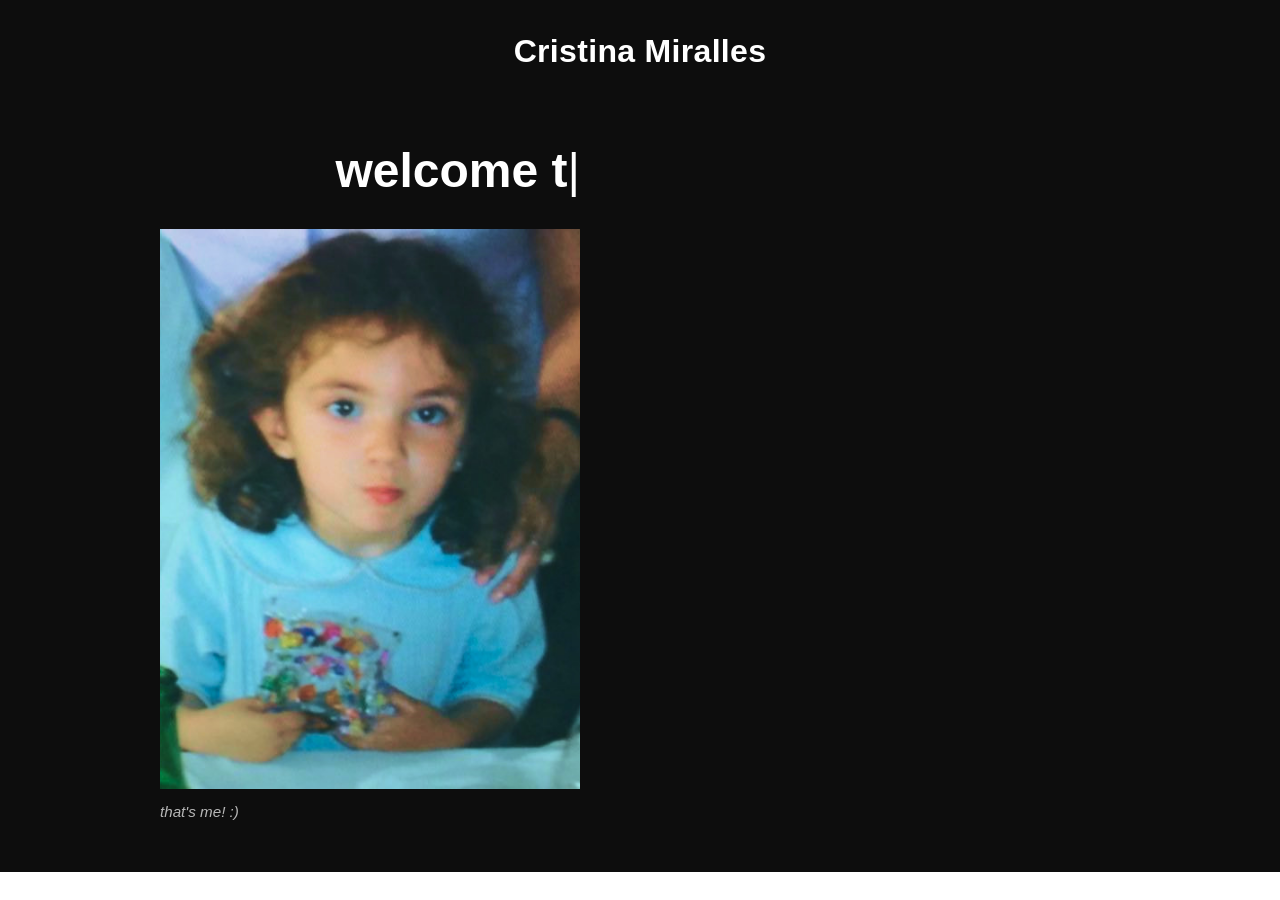
<file: index.html>
<!DOCTYPE html>
<html lang="es">
<head>
  <meta charset="UTF-8">
  <meta name="viewport" content="width=device-width, initial-scale=1.0">
  <title>Portfolio Cristina Miralles</title>

  <!-- Fontshare: Switzer -->
  <link rel="preconnect" href="https://api.fontshare.com">
  <link href="https://api.fontshare.com/v2/css?f[]=switzer@400,500,700,800&display=swap" rel="stylesheet">

  <!-- Bootstrap 5 CSS (CDN) -->
  <link href="https://cdn.jsdelivr.net/npm/bootstrap@5.3.3/dist/css/bootstrap.min.css" rel="stylesheet">

  <!-- Nuestro CSS propio: siempre después de Bootstrap para poder sobreescribirlo -->
  <link href="css/styles.css" rel="stylesheet">
</head>
<body>
  <!-- ============ HEADER FIJO (se repite en toda la web) ============ -->
  <header class="site-header site-header--dark">
    <a href="index.html" class="site-title-link">
      <h1 class="site-title">Cristina Miralles</h1>
    </a>
  </header>
<main>
  <section id="home" class="section-home">
    <div class="container-fluid">
      <div class="row align-items-center home-row">
        <div class="col-md-6 home-photo-col text-md-end pe-md-5">
          <h2 class="home-title">
            <span id="typewriter-text"></span><span id="typewriter-cursor">|</span>
          </h2>
          <div class="home-photo-wrapper">
            <img src="img/cris-peque.jpg" alt="Foto de Cristina Miralles" class="home-photo-image">
            <span class="home-note text-start">that's me! :)</span>
          </div>
        </div>
        <div class="col-md-6 home-text-col ps-md-5">
          <nav class="home-nav">
            <a href="ux-ui-design.html" class="home-nav-link">ux/ui design <span class="arrow">→</span></a>
            <a href="graphic-design.html" class="home-nav-link">graphic design <span class="arrow">→</span></a>
            <a href="about.html" class="home-nav-link">about me <span class="arrow">→</span></a>
          </nav>
        </div>
      </div>
    </div>
  </section>
</main>
  <!-- Bootstrap JS bundle (incluye Popper) -->
  <script src="https://cdn.jsdelivr.net/npm/bootstrap@5.3.3/dist/js/bootstrap.bundle.min.js"></script>
  <!-- Nuestro JS propio, para las animaciones -->
  <script src="js/script.js"></script>
</body>
</html>
</file>
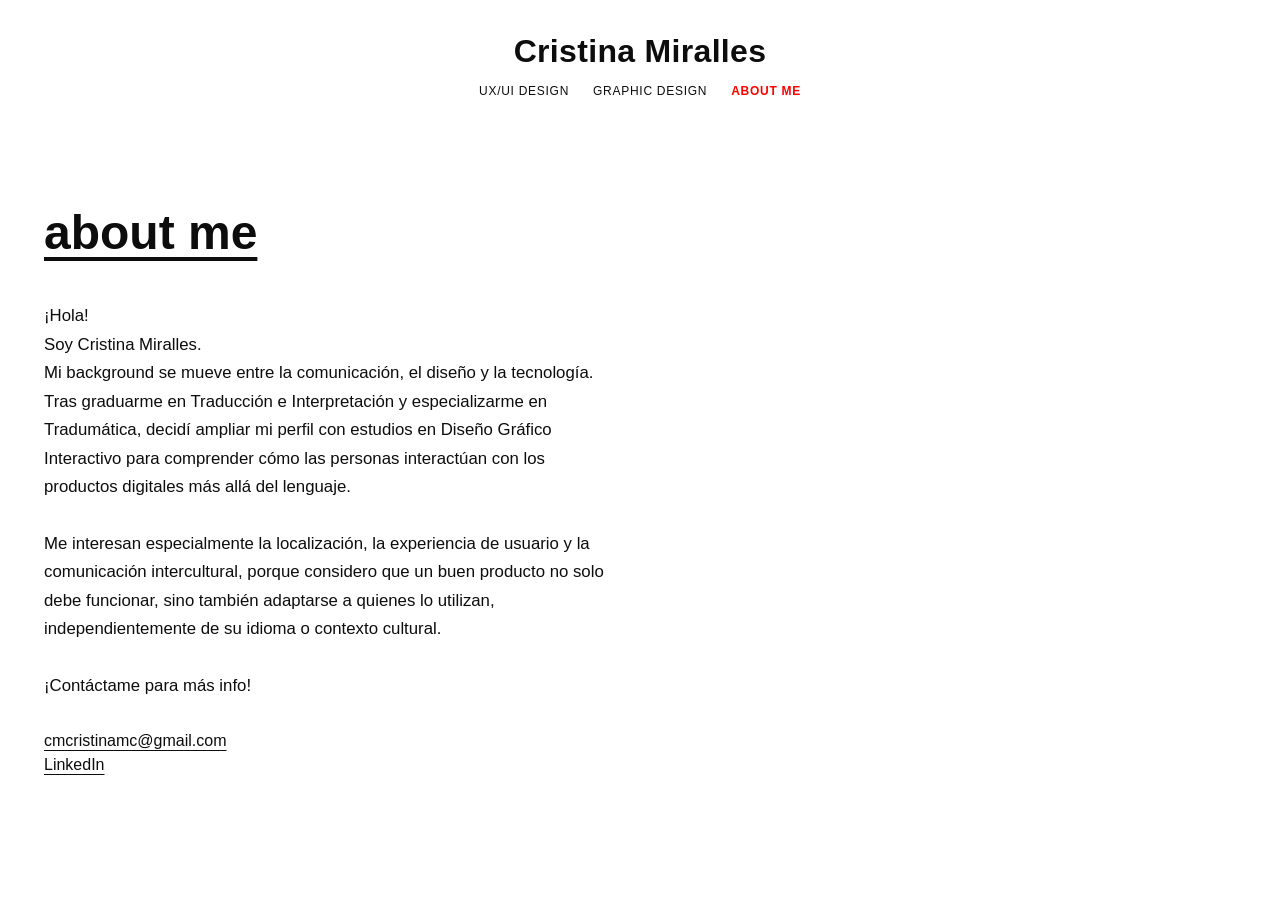
<file: about.html>
<!DOCTYPE html>
<html lang="es">
<head>
  <meta charset="UTF-8">
  <meta name="viewport" content="width=device-width, initial-scale=1.0">
  <title>About Me — Cristina Miralles</title>

  <!-- Fontshare: Switzer (alternativa gratuita a LL Unica77, uso comercial libre) -->
  <link rel="preconnect" href="https://api.fontshare.com">
  <link href="https://api.fontshare.com/v2/css?f[]=switzer@400,500,600,700,800&display=swap" rel="stylesheet">

  <!-- Bootstrap 5 CSS (CDN) -->
  <link href="https://cdn.jsdelivr.net/npm/bootstrap@5.3.3/dist/css/bootstrap.min.css" rel="stylesheet">

  <!-- Nuestro CSS propio: siempre después de Bootstrap para poder sobreescribirlo -->
  <link href="css/styles.css" rel="stylesheet">
</head>
<body>

  <!-- ============ HEADER FIJO (se repite en toda la web) ============ -->
  <header class="site-header">
    <a href="index.html" class="site-title-link">
      <h1 class="site-title">Cristina Miralles</h1>
    </a>
    <nav class="site-nav">
      <a href="ux-ui-design.html" class="site-nav-link">ux/ui design</a>
      <a href="graphic-design.html" class="site-nav-link">graphic design</a>
      <a href="about.html" class="site-nav-link is-current">about me</a>
    </nav>
  </header>

  <main>
    <!-- ============ SECCIÓN: ABOUT ME ============ -->
    <section id="about" class="section-about">
      <div class="container-fluid section-inner">
        <h2 class="section-title">about me</h2>

        <div class="about-content">
          <p class="about-text fade-in-up">¡Hola!<br>Soy Cristina Miralles.<br>Mi background se mueve entre la comunicación, el diseño y la tecnología. Tras graduarme en Traducción e Interpretación y especializarme en Tradumática, decidí ampliar mi perfil con estudios en Diseño Gráfico Interactivo para comprender cómo las personas interactúan con los productos digitales más allá del lenguaje.</p>

          <p class="about-text fade-in-up">Me interesan especialmente la localización, la experiencia de usuario y la comunicación intercultural, porque considero que un buen producto no solo debe funcionar, sino también adaptarse a quienes lo utilizan, independientemente de su idioma o contexto cultural.</p>

          <p class="about-text fade-in-up">¡Contáctame para más info!</p>

          <p class="about-contact fade-in-up">
            <a href="mailto:cmcristinamc@gmail.com">cmcristinamc@gmail.com</a><br>
            <a href="https://www.linkedin.com/in/cristina-miralles/" class="about-linkedin">LinkedIn</a>
          </p>
        </div>
      </div>
    </section>
  </main>

  <!-- Bootstrap JS bundle (incluye Popper) -->
  <script src="https://cdn.jsdelivr.net/npm/bootstrap@5.3.3/dist/js/bootstrap.bundle.min.js"></script>
  <!-- Nuestro JS propio, para las animaciones -->
  <script src="js/script.js"></script>
</body>
</html>
</file>
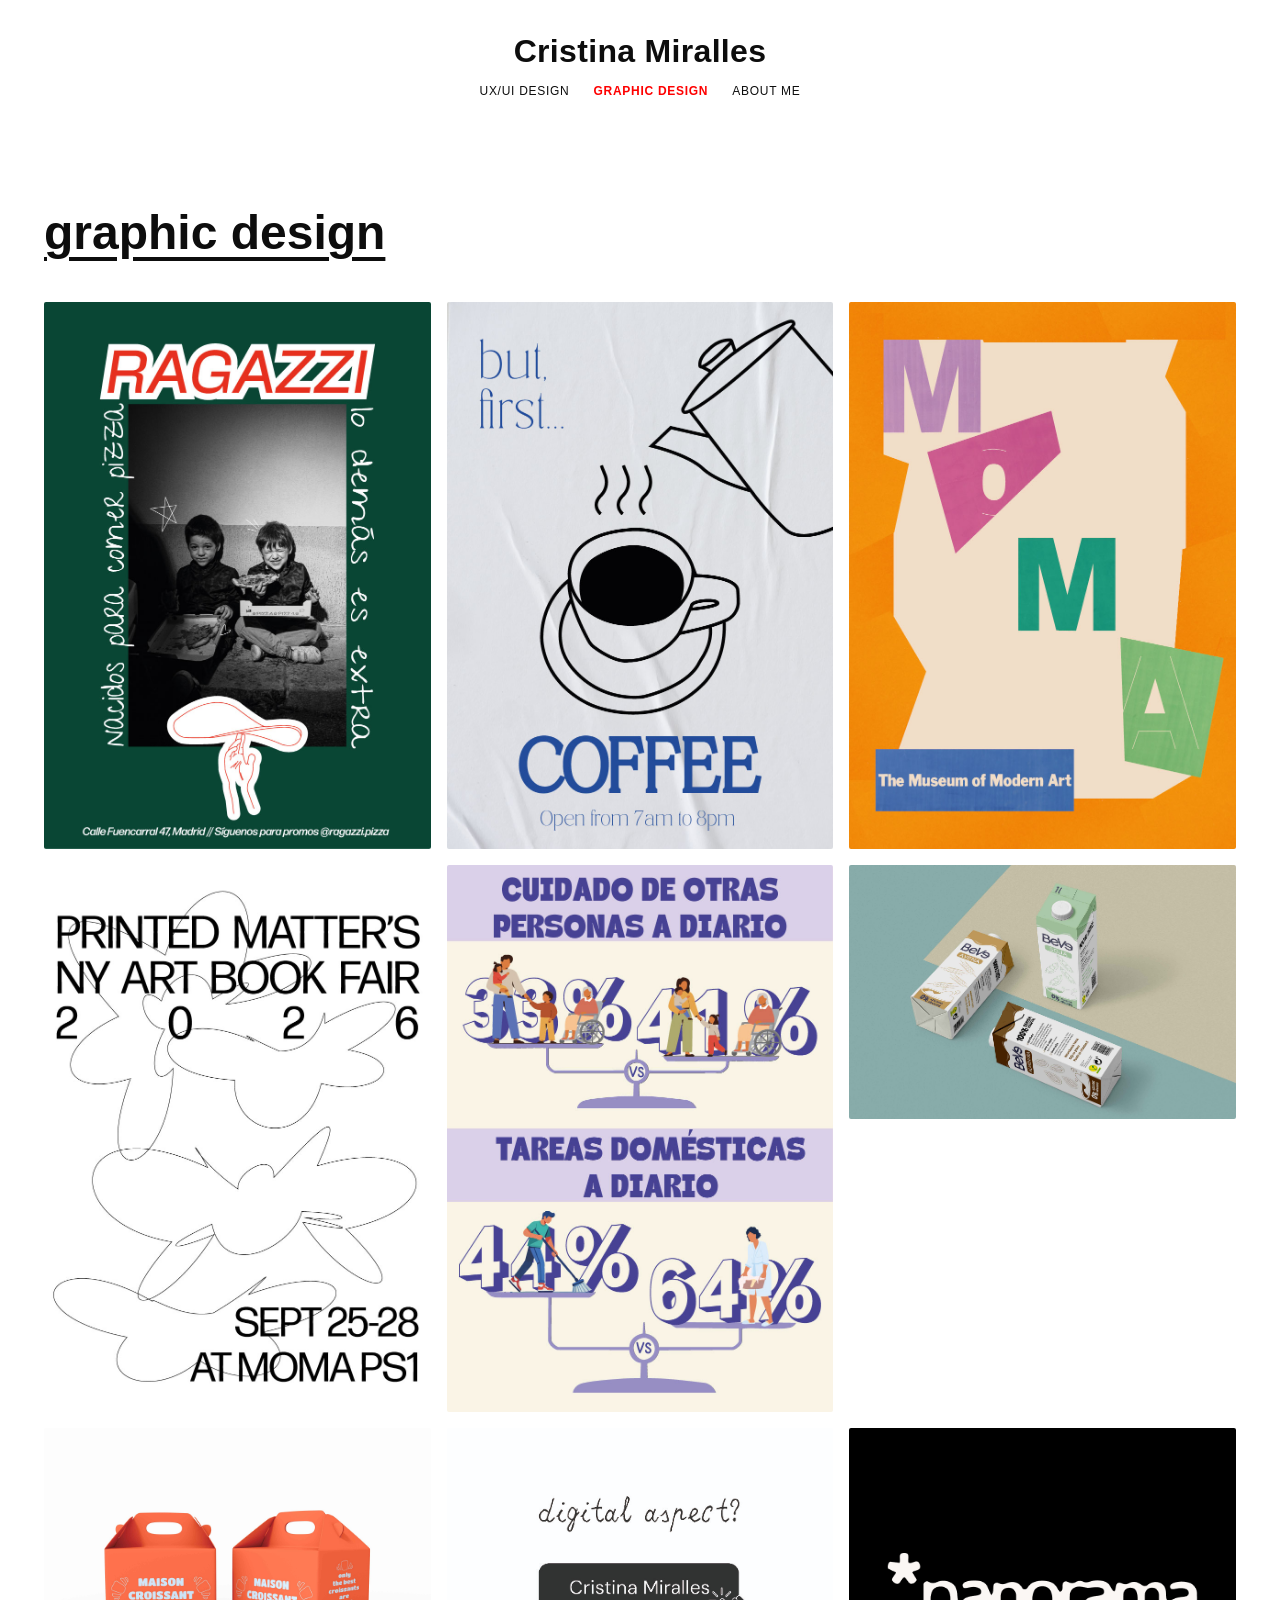
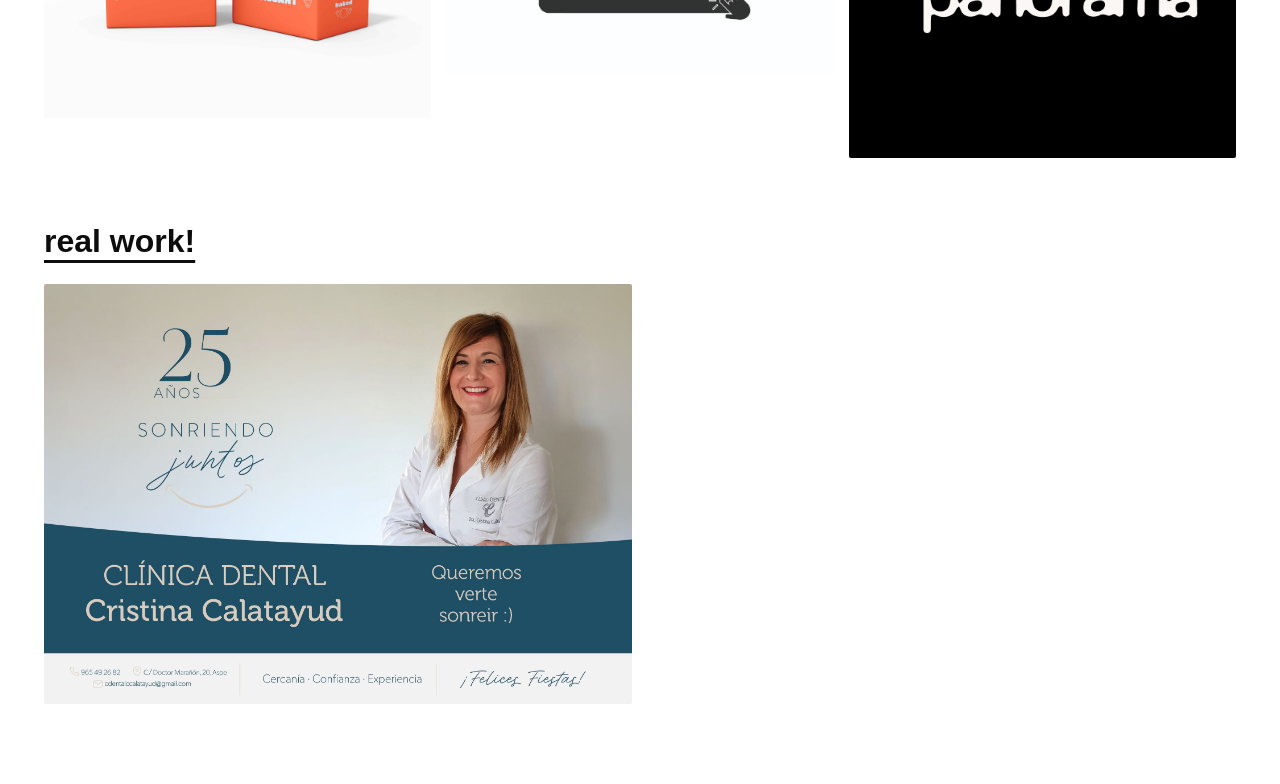
<file: graphic-design.html>
<!DOCTYPE html>
<html lang="es">
<head>
  <meta charset="UTF-8">
  <meta name="viewport" content="width=device-width, initial-scale=1.0">
  <title>Graphic Design — Cristina Miralles</title>

  <!-- Fontshare: Switzer -->
  <link rel="preconnect" href="https://api.fontshare.com">
  <link href="https://api.fontshare.com/v2/css?f[]=switzer@400,500,700,800&display=swap" rel="stylesheet">

  <!-- Bootstrap 5 CSS (CDN) -->
  <link href="https://cdn.jsdelivr.net/npm/bootstrap@5.3.3/dist/css/bootstrap.min.css" rel="stylesheet">

  <!-- Nuestro CSS propio: siempre después de Bootstrap para poder sobreescribirlo -->
  <link href="css/styles.css" rel="stylesheet">
</head>
<body>
  <!-- ============ HEADER FIJO (se repite en toda la web) ============ -->
  <header class="site-header">
    <a href="index.html" class="site-title-link">
      <h1 class="site-title">Cristina Miralles</h1>
    </a>
    <nav class="site-nav">
      <a href="ux-ui-design.html" class="site-nav-link">ux/ui design</a>
      <a href="graphic-design.html" class="site-nav-link is-current">graphic design</a>
      <a href="about.html" class="site-nav-link">about me</a>
    </nav>
  </header>
  <main>
    <!-- ============ SECCIÓN: GRAPHIC DESIGN ============ -->
    <section id="graphic-design" class="section-graphic">
      <div class="container-fluid section-inner">
        <h2 class="section-title">graphic design</h2>
<div class="row g-3 project-grid graphic-grid">
  <div class="col-6 col-md-4">
    <img src="img/graphic-design/RAGAZZI.jpg" alt="Ragazzi Poster Pizza Restaurant" class="img-fluid">
  </div>
  <div class="col-6 col-md-4">
    <img src="img/graphic-design/coffee-poster.jpg" alt="Coffee Poster Design" class="img-fluid">
  </div>
  <div class="col-6 col-md-4">
    <img src="img/graphic-design/MOMA.jpg" alt="MOMA Poster Design" class="img-fluid">
  </div>
  <div class="col-6 col-md-4">
    <img src="img/graphic-design/PRINTED-MATTERS.jpg" alt="Printed Matters Poster Design" class="img-fluid">
  </div>
  <div class="col-6 col-md-4">
    <img src="img/graphic-design/INFOGRAFIA.jpg" alt="Infografia Cuidados" class="img-fluid">
  </div>
  <div class="col-6 col-md-4">
    <img src="img/graphic-design/milk-packaging.jpg" alt="Milk Packaging Design" class="img-fluid">
  </div>
  <div class="col-6 col-md-4">
    <img src="img/graphic-design/MAISON-CROISSANT.jpg" alt="Croissant Packaging Design" class="img-fluid">
  </div>
  <div class="col-6 col-md-4">
    <img src="img/graphic-design/tarjeta-de-visita.jpg" alt="Tarjeta de visita Design" class="img-fluid">
  </div>
  <div class="col-6 col-md-4">
    <img src="img/graphic-design/panorama-logo.png" alt="Panorama Logo Design" class="img-fluid">
  </div>
</div>
        <!-- Subsección: real work! -->
        <div class="graphic-subsection">
          <h3 class="section-title section-title-sm">real work!</h3>
          <div class="row g-3 project-grid">
            <div class="col-12 col-md-6">
              <img src="img/graphic-design/ANUNCIO.jpg" alt="Real Work Example of an Ad" class="img-fluid">
            </div>
          </div>
        </div>
      </div>
    </section>
  </main>
  <!-- Bootstrap JS bundle (incluye Popper) -->
  <script src="https://cdn.jsdelivr.net/npm/bootstrap@5.3.3/dist/js/bootstrap.bundle.min.js"></script>
  <!-- Nuestro JS propio, para las animaciones -->
  <script src="js/script.js"></script>
</body>
</html>
</file>
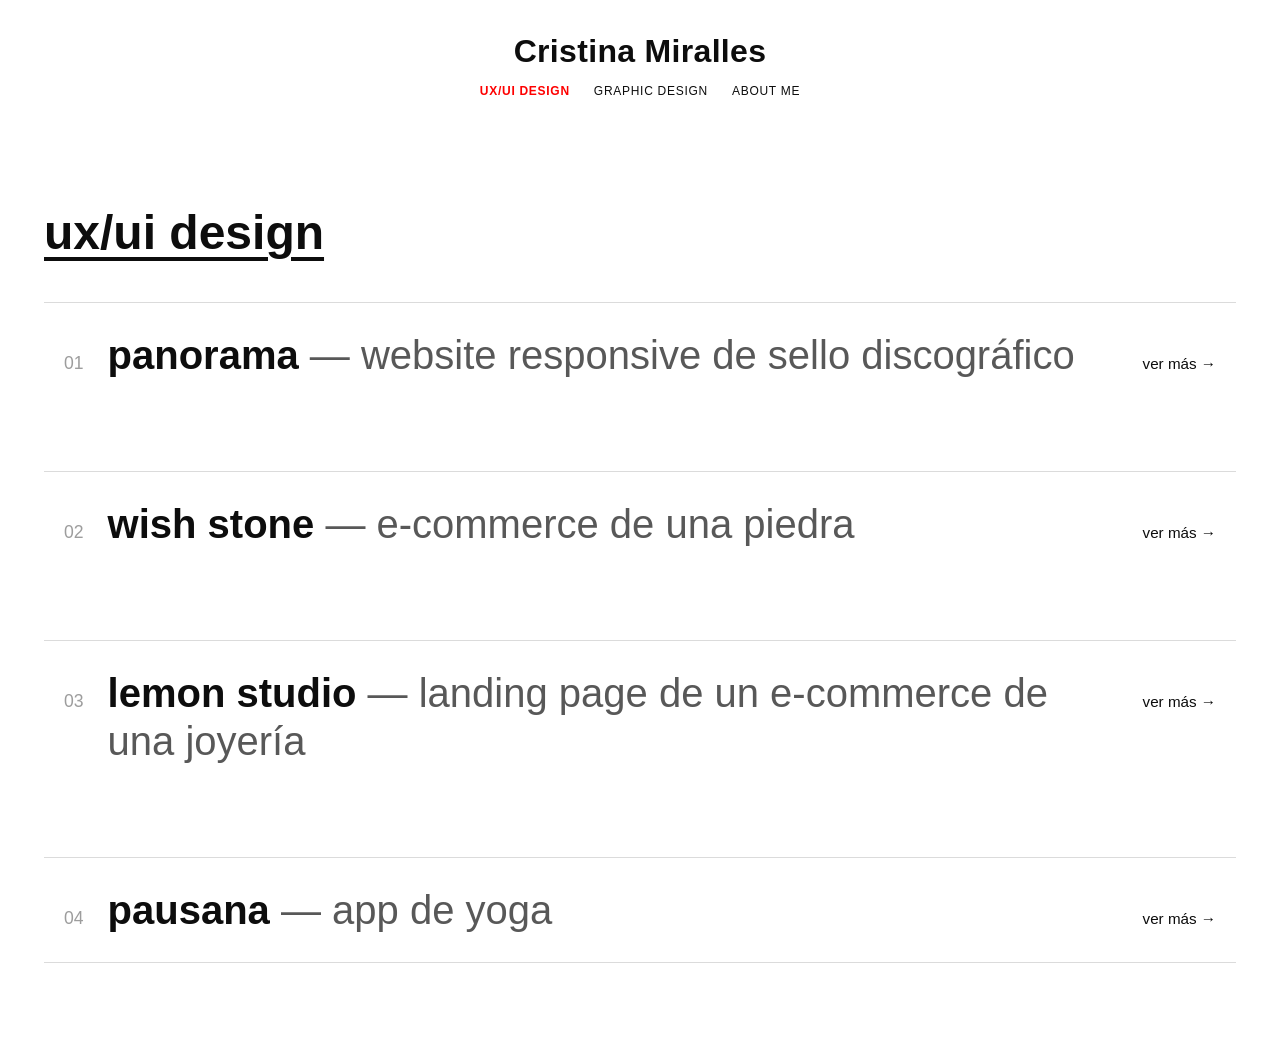
<file: ux-ui-design.html>
<!DOCTYPE html>
<html lang="es">
<head>
  <meta charset="UTF-8">
  <meta name="viewport" content="width=device-width, initial-scale=1.0">
  <title>UX/UI Design — Cristina Miralles</title>

  <!-- Fontshare: Switzer -->
  <link rel="preconnect" href="https://api.fontshare.com">
  <link href="https://api.fontshare.com/v2/css?f[]=switzer@400,500,700,800&display=swap" rel="stylesheet">

  <!-- Bootstrap 5 CSS (CDN) -->
  <link href="https://cdn.jsdelivr.net/npm/bootstrap@5.3.3/dist/css/bootstrap.min.css" rel="stylesheet">

  <!-- Nuestro CSS propio: siempre después de Bootstrap para poder sobreescribirlo -->
  <link href="css/styles.css" rel="stylesheet">
</head>
<body>

  <!-- ============ HEADER FIJO (se repite en toda la web) ============ -->
  <header class="site-header">
    <a href="index.html" class="site-title-link">
      <h1 class="site-title">Cristina Miralles</h1>
    </a>
    <nav class="site-nav">
      <a href="ux-ui-design.html" class="site-nav-link is-current">ux/ui design</a>
      <a href="graphic-design.html" class="site-nav-link">graphic design</a>
      <a href="about.html" class="site-nav-link">about me</a>
    </nav>
  </header>

  <main>
    <!-- ============ SECCIÓN: UX/UI DESIGN ============ -->
    <section id="ux-ui-design" class="section-uxui">
      <div class="container-fluid section-inner" id="ux-ui-accordion">
        <h2 class="section-title">ux/ui design</h2>

        <div class="project-list">

          <!-- Proyecto 1: Panorama -->
          <div class="project-block">
            <div class="project-row" data-bs-toggle="collapse" data-bs-target="#details-panorama"
                 role="button" tabindex="0" aria-expanded="false" aria-controls="details-panorama">
              <span class="project-index"></span>
              <h3 class="project-title">panorama <span class="project-desc">— website responsive de sello discográfico</span></h3>
              <span class="project-toggle-label">ver más <span class="arrow">→</span></span>
            </div>

            <div class="collapse project-details" id="details-panorama" data-bs-parent="#ux-ui-accordion">
              <div class="project-details-inner">

                <p class="process-note">Proyecto personal: ideado y desarrollado de principio a fin sin cliente real.</p>

                <div class="process-block">
                  <h4 class="process-step-title">Objetivo</h4>
                  <p class="process-step-text">Diseñar una web responsive para el sello discográfico Panorama que reflejara su identidad visual y facilitara el descubrimiento de música y artistas.</p>
                </div>

                <div class="process-block">
                  <h4 class="process-step-title">Proceso</h4>

                  <div class="process-step">
                    <h5 class="process-step-subtitle">Investigación</h5>
                    <div class="process-step-body">
                      <p class="process-step-text">Entrevistas a seguidores del sello para entender cómo descubren música nueva y qué esperan de una web de un sello independiente.</p>
                      <img class="process-step-image" src="img/ux-ui/investigacion-panorama.png" alt="Investigación del proyecto Panorama">
                    </div>
                  </div>

                  <div class="process-step">
                    <h5 class="process-step-subtitle">Benchmark</h5>
                    <div class="process-step-body">
                      <p class="process-step-text">Análisis de otras webs de sellos y tiendas de merchandising para identificar patrones de navegación y oportunidades de diferenciación visual.</p>
                    </div>
                  </div>

                  <div class="process-step">
                    <h5 class="process-step-subtitle">Wireframes</h5>
                    <div class="process-step-body process-step-body--image-only">
                      <img class="process-step-image" src="img/ux-ui/wireframes-panorama.png" alt="Wireframes del proyecto Panorama">
                    </div>
                  </div>

                  <div class="process-step">
                    <h5 class="process-step-subtitle">Prototipo</h5>
                    <div class="process-step-body">
                      <p class="process-step-text">Prototipo navegable en alta fidelidad para validar el flujo de compra antes de pasar a desarrollo.</p>
                      <img class="process-step-image" src="img/ux-ui/prototipo-panorama.png" alt="Prototipo del proyecto Panorama">
                    </div>
                  </div>
                </div>

                <div class="process-block">
                  <h4 class="process-step-title">Resultado</h4>
                  <a href="https://crismiralles.github.io/landing-page/" class="result-live-link" target="_blank" rel="noopener noreferrer">ver landing en vivo <span class="arrow">→</span></a>
                  <div class="row g-3 project-grid">
                    <div class="col-6 col-md-4">
                      <div class="image-sequence image-sequence--pc" data-folder="img/ux-ui/panorama/pc" data-prefix="pc" data-frames="9" data-ext="jpg" data-fps="2">
                        <img class="image-sequence-img" src="img/ux-ui/panorama/pc/pc-1.jpg" alt="Panorama en escritorio (secuencia animada)">
                        <span class="image-sequence-hint">
                          <span class="image-sequence-hint-hover">pasa el cursor para ver</span>
                          <span class="image-sequence-hint-touch">toca para reproducir</span>
                        </span>
                      </div>
                      <p class="image-sequence-label">PC</p>
                    </div>
                    <div class="col-6 col-md-4">
                      <div class="image-sequence image-sequence--tablet" data-folder="img/ux-ui/panorama/tablet" data-prefix="tablet" data-frames="11" data-ext="jpg" data-fps="2">
                        <img class="image-sequence-img" src="img/ux-ui/panorama/tablet/tablet-1.jpg" alt="Panorama en tablet (secuencia animada)">
                        <span class="image-sequence-hint">
                          <span class="image-sequence-hint-hover">pasa el cursor para ver</span>
                          <span class="image-sequence-hint-touch">toca para reproducir</span>
                        </span>
                      </div>
                      <p class="image-sequence-label">Tablet</p>
                    </div>
                    <div class="col-6 col-md-4">
                      <div class="image-sequence image-sequence--mobile" data-folder="img/ux-ui/panorama/movil" data-prefix="movil" data-frames="11" data-ext="jpg" data-fps="2">
                        <img class="image-sequence-img" src="img/ux-ui/panorama/movil/movil-1.jpg" alt="Panorama en móvil (secuencia animada)">
                        <span class="image-sequence-hint">
                          <span class="image-sequence-hint-hover">pasa el cursor para ver</span>
                          <span class="image-sequence-hint-touch">toca para reproducir</span>
                        </span>
                      </div>
                      <p class="image-sequence-label">Móvil</p>
                    </div>
                  </div>
                </div>

              </div>
            </div>
          </div>

          <!-- Proyecto 2: Wish Stone -->
          <div class="project-block">
            <div class="project-row" data-bs-toggle="collapse" data-bs-target="#details-wishstone"
                 role="button" tabindex="0" aria-expanded="false" aria-controls="details-wishstone">
              <span class="project-index"></span>
              <h3 class="project-title">wish stone <span class="project-desc">— e-commerce de una piedra</span></h3>
              <span class="project-toggle-label">ver más <span class="arrow">→</span></span>
            </div>

            <div class="collapse project-details" id="details-wishstone" data-bs-parent="#ux-ui-accordion">
              <div class="project-details-inner">

                <div class="process-block">
                  <h4 class="process-step-title">Objetivo</h4>
                  <p class="process-step-text">Crear un e-commerce minimalista alrededor de un único producto simbólico, donde la experiencia de compra transmitiera el mismo mensaje que el proporcionado al propio objeto.</p>
                </div>

                <div class="process-block">
                  <h4 class="process-step-title">Proceso</h4>

                  <div class="process-step">
                    <h5 class="process-step-subtitle">Investigación</h5>
                    <div class="process-step-body">
                      <p class="process-step-text">Estudio de e-commerces de producto único y de marcas que venden una experiencia más que un objeto, para entender qué recursos generan deseo sin necesitar catálogo.</p>
                    </div>
                  </div>

                  <div class="process-step">
                    <h5 class="process-step-subtitle">Público objetivo</h5>
                    <div class="process-step-body process-step-body--image-only">
                      <img class="process-step-image" src="img/ux-ui/publico-objetivo-wish-stone.png" alt="Público objetivo del proyecto Wish Stone">
                    </div>
                  </div>

                  <div class="process-step">
                    <h5 class="process-step-subtitle">Moodboard</h5>
                    <div class="process-step-body process-step-body--image-only">
                      <img class="process-step-image" src="img/ux-ui/moodboard-wish-stone.png" alt="Moodboard del proyecto Wish Stone">
                    </div>
                  </div>

                </div>

                <div class="process-block">
                  <h4 class="process-step-title">Resultado</h4>
                  <div class="row g-3 project-grid">
                    <div class="col-6 col-md-4"><img src="img/ux-ui/Home-wish-stone.png" alt="Home del e-commerce Wish Stone"></div>
                    <div class="col-6 col-md-4"><img src="img/ux-ui/Product-wish-stone.png" alt="Ficha de producto Wish Stone"></div>
                    <div class="col-6 col-md-4"><img src="img/ux-ui/Bag-wish-stone.png" alt="Carrito de Wish Stone"></div>
                    <div class="col-6 col-md-4"><img src="img/ux-ui/Payment-wish-stone.png" alt="Pago de Wish Stone"></div>
                    <div class="col-6 col-md-4"><img src="img/ux-ui/Delivery-wish-stone.png" alt="Entrega de Wish Stone"></div>
                    <div class="col-6 col-md-4"><img src="img/ux-ui/Contact-wish-stone.png" alt="Contacto de Wish Stone"></div>
                  </div>
                </div>

              </div>
            </div>
          </div>

          <!-- Proyecto 3: Lemon Studio -->
          <div class="project-block">
            <div class="project-row" data-bs-toggle="collapse" data-bs-target="#details-lemonstudio"
                 role="button" tabindex="0" aria-expanded="false" aria-controls="details-lemonstudio">
              <span class="project-index"></span>
              <h3 class="project-title">lemon studio <span class="project-desc">— landing page de un e-commerce de una joyería</span></h3>
              <span class="project-toggle-label">ver más <span class="arrow">→</span></span>
            </div>

            <div class="collapse project-details" id="details-lemonstudio" data-bs-parent="#ux-ui-accordion">
              <div class="project-details-inner">

                <div class="process-block">
                  <p class="process-step-text">Landing page para Lemon Studio, un estudio de joyería ficticio. Este proyecto se resolvió directamente en el diseño final, sin fases de investigación documentadas.</p>
                </div>

                <div class="process-block">
                  <h4 class="process-step-title">Resultado</h4>
                  <div class="row g-3 project-grid justify-content-center">
                    <div class="col-md-8"><img src="img/ux-ui/landing-lemon-studio.jpg" alt="Landing page de Lemon Studio"></div>
                  </div>
                </div>

              </div>
            </div>
          </div>

          <!-- Proyecto 4: Pausana -->
          <div class="project-block">
            <div class="project-row" data-bs-toggle="collapse" data-bs-target="#details-pausana"
                 role="button" tabindex="0" aria-expanded="false" aria-controls="details-pausana">
              <span class="project-index"></span>
              <h3 class="project-title">pausana <span class="project-desc">— app de yoga</span></h3>
              <span class="project-toggle-label">ver más <span class="arrow">→</span></span>
            </div>

            <div class="collapse project-details" id="details-pausana" data-bs-parent="#ux-ui-accordion">
              <div class="project-details-inner">

                <div class="process-block">
                  <h4 class="process-step-title">Objetivo</h4>
                  <p class="process-step-text">Diseñar una app de yoga que acompañe a las mujeres en su día a día, con recomendaciones personalizadas según su estado físico y hormonal.</p>
                </div>

                <div class="process-block">
                  <h4 class="process-step-title">Proceso</h4>

                  <div class="process-step">
                    <h5 class="process-step-subtitle">Investigación</h5>
                    <div class="process-step-body">
                      <p class="process-step-text">Se realizaron 5 user personas y 2 encuestas cuantitativas, aquí se muestran los resultados de esas encuestas.</p>
                      <div class="process-step-image-group">
                        <img src="img/ux-ui/encuesta-cuantitativa-pausana.png" alt="Resultados de la encuesta cuantitativa de Pausana">
                        <img src="img/ux-ui/customer-journey-map1.png" alt="Customer journey map 1 de Pausana">
                        <img src="img/ux-ui/customer-journey-map2.png" alt="Customer journey map 2 de Pausana">
                      </div>
                    </div>
                  </div>

                  <div class="process-step">
                    <h5 class="process-step-subtitle">Investigación</h5>
                    <div class="process-step-body">
                      <p class="process-step-text">Se realizó un card sorting y el resultado de la arquitectura de la información fue el siguiente mapa de navegación.</p>
                      <img class="process-step-image" src="img/ux-ui/mapa-navegacion-pausana.png" alt="Mapa de navegación de Pausana">
                    </div>
                  </div>

                  <div class="process-step">
                    <h5 class="process-step-subtitle">Benchmark</h5>
                    <div class="process-step-body">
                      <p class="process-step-text">Análisis de apps de bienestar y fitness para identificar buenas prácticas en la personalización de rutinas y el acompañamiento emocional.</p>
                    </div>
                  </div>

                  <div class="process-step">
                    <h5 class="process-step-subtitle">Wireframes</h5>
                    <div class="process-step-body process-step-body--image-only">
                      <img class="process-step-image" src="img/ux-ui/wireframes-pausana.png" alt="Wireframes de Pausana">
                    </div>
                  </div>

                </div>

                <div class="process-block">
                  <h4 class="process-step-title">Resultado</h4>
                  <div class="row g-3 project-grid">
                    <div class="col-12"><img class="result-img-mobile" src="img/ux-ui/pausana-resultado.gif" alt="Resultado final de Pausana"></div>
                  </div>
                </div>

              </div>
            </div>
          </div>

        </div>
      </div>
    </section>
  </main>

  <!-- Bootstrap JS bundle (incluye Popper) -->
  <script src="https://cdn.jsdelivr.net/npm/bootstrap@5.3.3/dist/js/bootstrap.bundle.min.js"></script>
  <!-- Nuestro JS propio, para las animaciones -->
  <script src="js/script.js"></script>
</body>
</html>
</file>
<file: css/styles.css>
/* ==========================================================
   VARIABLES GLOBALES
   Aquí centralizamos los valores del diseño para no repetirlos
   ========================================================== */
:root {
  --color-bg: #FFFFFF;      /* blanco puro */
  --color-text: #0D0D0D;    /* negro */
  --color-line: #0D0D0D;    /* color de las líneas/subrayados */
  --color-accent: #FE0000;  /* rojo de acento */

  --font-display: "Switzer", sans-serif; /* títulos: peso 700-800 */
  --font-body: "Switzer", sans-serif;    /* cuerpo de texto: peso 400 */

  --header-height: 90px;    /* alto del header fijo, lo usaremos para el padding-top del body */
}

/* ==========================================================
   RESET MÍNIMO
   ========================================================== */
* {
  box-sizing: border-box;
}

body {
  margin: 0;
  background-color: var(--color-bg);
  color: var(--color-text);
  font-family: var(--font-body);
  font-weight: 400;
  padding-top: 0;
}

a {
  color: inherit;
  text-decoration: none;
}

/* ==========================================================
   HEADER
   Header normal (no fijo/flotante). Por defecto fondo blanco y
   texto negro, para las páginas con fondo blanco. En home usamos
   la variante .site-header--dark (fondo negro, texto blanco) para
   que se funda con el negro de la sección de debajo.
   ========================================================== */
.site-header {
  background-color: var(--color-bg);
  display: flex;
  flex-direction: column;
  align-items: center;
  gap: 0.75rem;
  padding: 2rem 2rem 1.5rem;
}

.site-header--dark {
  background-color: var(--color-text);
}

.site-title-link {
  display: inline-block;
}

.site-title {
  margin: 0;
  font-family: var(--font-display);
  font-weight: 800;
  font-size: 2rem;
  letter-spacing: 0.01em;
  color: var(--color-text);
}

.site-header--dark .site-title {
  color: #FFFFFF;
}

.site-title-link:hover .site-title {
  font-style: italic;
  color: var(--color-accent);
}

/* --- Mini-menú persistente --- */
.site-nav {
  display: flex;
  gap: 1.5rem;
}

.site-nav-link {
  font-family: var(--font-display);
  font-weight: 500;
  font-size: 0.75rem;
  text-transform: uppercase;
  letter-spacing: 0.06em;
  color: var(--color-text);
}

.site-header--dark .site-nav-link {
  color: #FFFFFF;
}

.site-nav-link:hover {
  font-style: italic;
  color: var(--color-accent);
}

.site-nav-link.is-current {
  color: var(--color-accent);
  font-weight: 700;
}

/* Se ocultan en móvil para no saturar el header estrecho */
@media (max-width: 576px) {
  .site-nav {
    display: none;
  }
}

/* ==========================================================
   SCROLL SUAVE ENTRE SECCIONES
   scroll-margin-top compensa el header fijo al saltar con anchors
   ========================================================== */
html {
  scroll-behavior: smooth;
}

section {
  scroll-margin-top: var(--header-height);
}

/* ==========================================================
   SECCIÓN HOME
   ========================================================== */
.section-home {
  min-height: 85vh;
  display: flex;
  align-items: center;
  padding: 3rem 2rem;
  background-color: var(--color-text);
  color: #FFFFFF;
}

.home-row {
  width: 100%;
}

/* --- Columna foto --- */
.home-photo-wrapper {
  position: relative;
  display: inline-block;
}

.home-photo-placeholder {
  width: 100%;
  max-width: 420px;
  aspect-ratio: 3 / 4;
  background-color: rgba(255, 255, 255, 0.08);
  border: 1.5px dashed #FFFFFF;
  display: flex;
  align-items: center;
  justify-content: center;
  text-align: center;
  font-size: 0.85rem;
  color: rgba(255, 255, 255, 0.5);
  padding: 1rem;
}

/* Foto real, a color */
.home-photo-image {
  width: 100%;
  max-width: 420px;
  aspect-ratio: 3 / 4;
  object-fit: cover;
  display: block;
}

.home-note {
  display: block;
  margin-top: 0.75rem;
  font-size: 0.95rem;
  font-style: italic;
  color: rgba(255, 255, 255, 0.7);
}

/* --- Columna texto / menú --- */
.home-text-col {
  /* El espaciado ahora lo dan las clases de Bootstrap (ps-md-5) en el HTML */
}

.home-title {
  font-family: var(--font-display);
  font-weight: 700;
  font-size: clamp(2rem, 4.5vw, 3rem);
  margin-bottom: 1.5rem;
  min-height: 1.3em; /* evita que la línea "salte" mientras se escribe */
  color: #FFFFFF;
}

#typewriter-cursor {
  font-weight: 400;
  animation: blink 0.8s steps(1) infinite;
}

/* cuando el typewriter termina, JS añade esta clase para congelar el cursor */
#typewriter-cursor.stopped {
  animation: none;
  opacity: 0;
}

@keyframes blink {
  50% { opacity: 0; }
}

/* --- Menú como índice numerado (0001, 0002, 0003...) --- */
.home-nav {
  display: flex;
  flex-direction: column;
  gap: 1.25rem;
  counter-reset: home-nav-counter;
}

.home-nav-link {
  font-family: var(--font-display);
  font-weight: 700;
  font-size: clamp(1.6rem, 3.5vw, 2.5rem);
  position: relative;
  width: fit-content;
  color: #FFFFFF;
  display: flex;
  align-items: baseline;
  gap: 1.25rem;

  /* estado inicial para la animación de entrada en cascada (paso JS) */
  opacity: 0;
  transform: translateY(12px);
}

.home-nav-link::before {
  counter-increment: home-nav-counter;
  content: "0" counter(home-nav-counter);
  font-weight: 400;
  font-size: 1rem;
  opacity: 0.5;
  flex-shrink: 0;
}

.home-nav-link.is-visible {
  animation: fade-up 0.5s ease forwards;
}

@keyframes fade-up {
  to {
    opacity: 1;
    transform: translateY(0);
  }
}

/* ==========================================================
   FADE-IN-UP GENÉRICO
   Reutilizable en cualquier elemento que queramos revelar
   en cascada al cargar la página (ver about.html)
   ========================================================== */
.fade-in-up {
  opacity: 0;
  transform: translateY(15px);
}

.fade-in-up.is-visible {
  animation: fade-up 0.6s ease forwards;
}

/* subrayado que crece de izquierda a derecha en hover */
.home-nav-link::after {
  content: "";
  position: absolute;
  left: 0;
  bottom: -2px;
  width: 0;
  height: 2px;
  background-color: var(--color-line);
  transition: width 0.3s ease;
}

.home-nav-link:hover::after {
  width: calc(100% - 2.2rem); /* deja fuera la flecha del subrayado */
  background-color: var(--color-accent);
}

/* la flecha se desplaza un poco a la derecha en hover, y se pinta de rojo */
.home-nav-link .arrow {
  display: inline-block;
  transition: transform 0.3s ease, color 0.3s ease;
}

.home-nav-link:hover .arrow {
  transform: translateX(6px);
  color: var(--color-accent);
}

/* ==========================================================
   TÍTULO DE SECCIÓN GENÉRICO (subrayado)
   Reutilizable en about / graphic-design / ux-ui-design
   ========================================================== */
.section-title {
  font-family: var(--font-display);
  font-weight: 700;
  font-size: clamp(2rem, 5vw, 3rem);
  text-decoration: underline;
  text-underline-offset: 8px;
  margin-bottom: 2.5rem;
}

/* ==========================================================
   PLACEHOLDER DE IMAGEN GENÉRICO
   Reutilizable en ux-ui-design / graphic-design
   ========================================================== */
.img-placeholder {
  width: 100%;
  aspect-ratio: 4 / 3;
  background-color: rgba(17, 17, 17, 0.08);
  border: 1.5px dashed var(--color-line);
  display: flex;
  align-items: center;
  justify-content: center;
  text-align: center;
  font-size: 0.85rem;
  color: rgba(17, 17, 17, 0.5);
}

.img-placeholder-wide {
  aspect-ratio: 16 / 9;
}

.img-placeholder-tall {
  aspect-ratio: 9 / 16; /* proporción de pantalla de móvil, para Pausana */
}

/* ==========================================================
   SECCIÓN UX/UI DESIGN
   ========================================================== */
.section-uxui {
  padding: 5rem 2rem;
}

.project-block {
  margin-bottom: 4rem;
}

.project-block:last-child {
  margin-bottom: 0;
}

.project-title {
  font-family: var(--font-display);
  font-weight: 500;
  font-size: 1.4rem;
  margin-bottom: 1.5rem;
}

.project-desc {
  font-weight: 400;
  color: rgba(17, 17, 17, 0.7);
}

/* --- Listado de proyectos: numeración automática --- */
.project-list {
  counter-reset: project-counter;
}

/* --- Fila clicable de cada proyecto (sustituye a la antigua portada con imagen) --- */
.project-row {
  counter-increment: project-counter;
  cursor: pointer;
  display: flex;
  align-items: baseline;
  gap: 1.5rem;
  padding: 1.75rem 1.25rem;
  border-top: 1px solid rgba(18, 18, 18, 0.15);
  transition: background-color 0.3s ease, color 0.3s ease;
}

.project-block:last-child .project-row {
  border-bottom: 1px solid rgba(18, 18, 18, 0.15);
}

.project-row:hover {
  background-color: rgba(18, 18, 18, 0.05);
}

.project-row:focus-visible {
  outline: 2px solid var(--color-line);
  outline-offset: -2px;
}

/* Número de proyecto generado automáticamente (01, 02, 03...) */
.project-index {
  font-family: var(--font-display);
  font-weight: 400;
  font-size: 1.1rem;
  opacity: 0.4;
  flex-shrink: 0;
  width: 2ch;
  transition: opacity 0.3s ease, color 0.3s ease;
}

.project-index::before {
  content: counter(project-counter, decimal-leading-zero);
}

.project-row:hover .project-index {
  opacity: 1;
  color: var(--color-accent);
}

.project-row .project-title {
  flex: 1 1 auto;
  margin: 0;
  font-size: clamp(1.6rem, 4vw, 2.5rem);
  font-weight: 700;
}

.project-toggle-label {
  font-size: 0.95rem;
  white-space: nowrap;
  flex-shrink: 0;
}

.project-toggle-label .arrow {
  display: inline-block;
  transition: transform 0.3s ease, color 0.3s ease;
}

.project-row:hover .project-toggle-label .arrow {
  transform: translateX(6px);
  color: var(--color-accent);
}

/* --- Estado abierto: invertimos los colores de toda la fila --- */
.project-row.is-open {
  background-color: var(--color-text);
  color: var(--color-bg);
}

.project-row.is-open .project-index {
  opacity: 1;
  color: var(--color-accent);
}

/* --- Contenido desplegado (dentro del collapse de Bootstrap) --- */
.project-details-inner {
  padding-top: 2rem;
}

.project-details-text {
  max-width: 60ch;
  margin-bottom: 1.5rem;
  line-height: 1.6;
}

/* --- Bloques del detalle: Objetivo / Proceso / Resultado --- */
.process-block {
  margin-bottom: 3rem;
}

.process-block:last-child {
  margin-bottom: 0;
}

.process-step-title {
  font-family: var(--font-display);
  font-weight: 700;
  font-size: 1.1rem;
  text-transform: uppercase;
  letter-spacing: 0.04em;
  margin-bottom: 1.25rem;
}

.process-step-text {
  max-width: 55ch;
  line-height: 1.6;
  margin: 0;
}

/* Cada paso del proceso (Investigación, Benchmark...) */
.process-step {
  padding: 1.75rem 0;
  border-top: 1px solid rgba(17, 17, 17, 0.15);
}

.process-step:first-of-type {
  border-top: none;
  padding-top: 0;
}

.process-step-subtitle {
  font-family: var(--font-display);
  font-weight: 500;
  font-size: 1.15rem;
  margin-bottom: 1rem;
}

/* Editorial: texto e imagen lado a lado en escritorio, apilados en móvil.
   Si solo hay un elemento dentro (texto o imagen), ocupa el ancho disponible solo. */
.process-step-body {
  display: flex;
  flex-wrap: wrap;
  gap: 2rem;
  align-items: flex-start;
}

.process-step-body .process-step-text {
  flex: 1 1 320px;
}

.process-step-body .process-step-image {
  flex: 1 1 280px;
  max-width: 420px;
}

/* Variante "solo imagen" (ej. wireframes, público objetivo): más grande que
   cuando va junto a texto, pero con un límite razonable para que no ocupe
   todo el ancho de pantalla en escritorio */
.process-step-body--image-only .process-step-image {
  flex: 1 1 100%;
  max-width: 640px;
}

/* Imagen real (no placeholder) dentro de un paso de proceso */
img.process-step-image {
  width: 100%;
  height: auto;
  display: block;
  border-radius: 2px;
}

/* Cuando un paso tiene varias imágenes a la vez (ej. Investigación de Pausana):
   ocupan todo el ancho disponible, en una rejilla que se adapta sola */
.process-step-image-group {
  flex: 1 1 100%;
  max-width: 100%;
  display: grid;
  grid-template-columns: repeat(auto-fit, minmax(180px, 1fr));
  gap: 1rem;
  margin-top: 1rem;
}

.process-step-image-group img {
  width: 100%;
  height: auto;
  display: block;
  border-radius: 2px;
}

/* Imagen de resultado en formato móvil: la centramos y la limitamos en ancho
   para que no se estire a pantalla completa */
.result-img-mobile {
  max-width: 320px;
  margin: 0 auto;
  display: block;
}

/* Imágenes reales dentro de los grids de Resultado */
.project-grid img {
  width: 100%;
  height: auto;
  display: block;
  border-radius: 2px;
}

/* ==========================================================
   SECUENCIAS DE IMÁGENES TIPO GIF (ver ux-ui-design.html)
   Tamaño de recuadro fijo (no salta al cambiar de frame);
   cada imagen se encaja entera dentro, sin recortar.
   ========================================================== */
.image-sequence {
  background-color: #F5F5F5;
  display: flex;
  align-items: center;
  justify-content: center;
  overflow: hidden;
  border-radius: 2px;
  position: relative;
}

.image-sequence--pc {
  aspect-ratio: 1512 / 982;
}

.image-sequence--tablet {
  aspect-ratio: 834 / 1194;
}

.image-sequence--mobile {
  aspect-ratio: 390 / 844;
}

.image-sequence .image-sequence-img {
  width: 100%;
  height: 100%;
  object-fit: contain;
  display: block;
}

/* Enlace a un proyecto en vivo (ej. landing de Panorama en GitHub Pages) */
.result-live-link {
  display: inline-flex;
  align-items: center;
  gap: 0.5rem;
  font-size: 0.95rem;
  text-decoration: underline;
  text-underline-offset: 4px;
  margin-bottom: 1.5rem;
}

.result-live-link:hover {
  color: var(--color-accent);
}

.result-live-link .arrow {
  display: inline-block;
  transition: transform 0.3s ease;
}

.result-live-link:hover .arrow {
  transform: translateX(4px);
}

/* Etiqueta fija debajo del recuadro (PC / Tablet / Móvil) */
.image-sequence-label {
  text-align: center;
  font-size: 0.8rem;
  text-transform: uppercase;
  letter-spacing: 0.06em;
  opacity: 0.6;
  margin: 0.5rem 0 0;
}

/* Aviso superpuesto: "pasa el cursor" en escritorio, "toca" en táctil.
   Se oculta en cuanto la secuencia empieza a reproducirse. */
.image-sequence-hint {
  position: absolute;
  inset: 0;
  display: flex;
  align-items: center;
  justify-content: center;
  text-align: center;
  padding: 0.5rem;
  font-size: 0.75rem;
  text-transform: uppercase;
  letter-spacing: 0.04em;
  color: var(--color-text);
  background-color: rgba(255, 255, 255, 0.6);
  pointer-events: none;
  transition: opacity 0.25s ease;
}

.image-sequence.is-playing .image-sequence-hint {
  opacity: 0;
}

.image-sequence-hint-touch {
  display: none;
}

/* Dispositivos sin hover real (móvil/tablet táctil): mostramos el aviso de "toca" */
@media (hover: none) {
  .image-sequence-hint-hover {
    display: none;
  }
  .image-sequence-hint-touch {
    display: block;
  }
}

/* Nota breve sobre el proyecto (ej. "proyecto personal") */
.process-note {
  font-style: italic;
  font-size: 0.9rem;
  opacity: 0.7;
  margin-bottom: 1.5rem;
}

/* ==========================================================
   SECCIÓN GRAPHIC DESIGN
   ========================================================== */
.section-graphic {
  padding: 5rem 2rem;
}

.graphic-grid {
  margin-bottom: 4rem;
}

.section-title-sm {
  font-size: clamp(1.5rem, 3.5vw, 2rem);
  margin-bottom: 1.5rem;
}

/* ==========================================================
   SECCIÓN ABOUT ME
   ========================================================== */
.section-about {
  padding: 5rem 2rem;
}

.about-content {
  max-width: 65ch;
}

.about-text {
  line-height: 1.7;
  margin-bottom: 1.75rem;
  font-size: 1.05rem;
}

.about-contact a {
  text-decoration: underline;
  text-underline-offset: 4px;
  transition: color 0.25s ease;
}

.about-contact a:hover {
  color: var(--color-accent);
}
</file>
